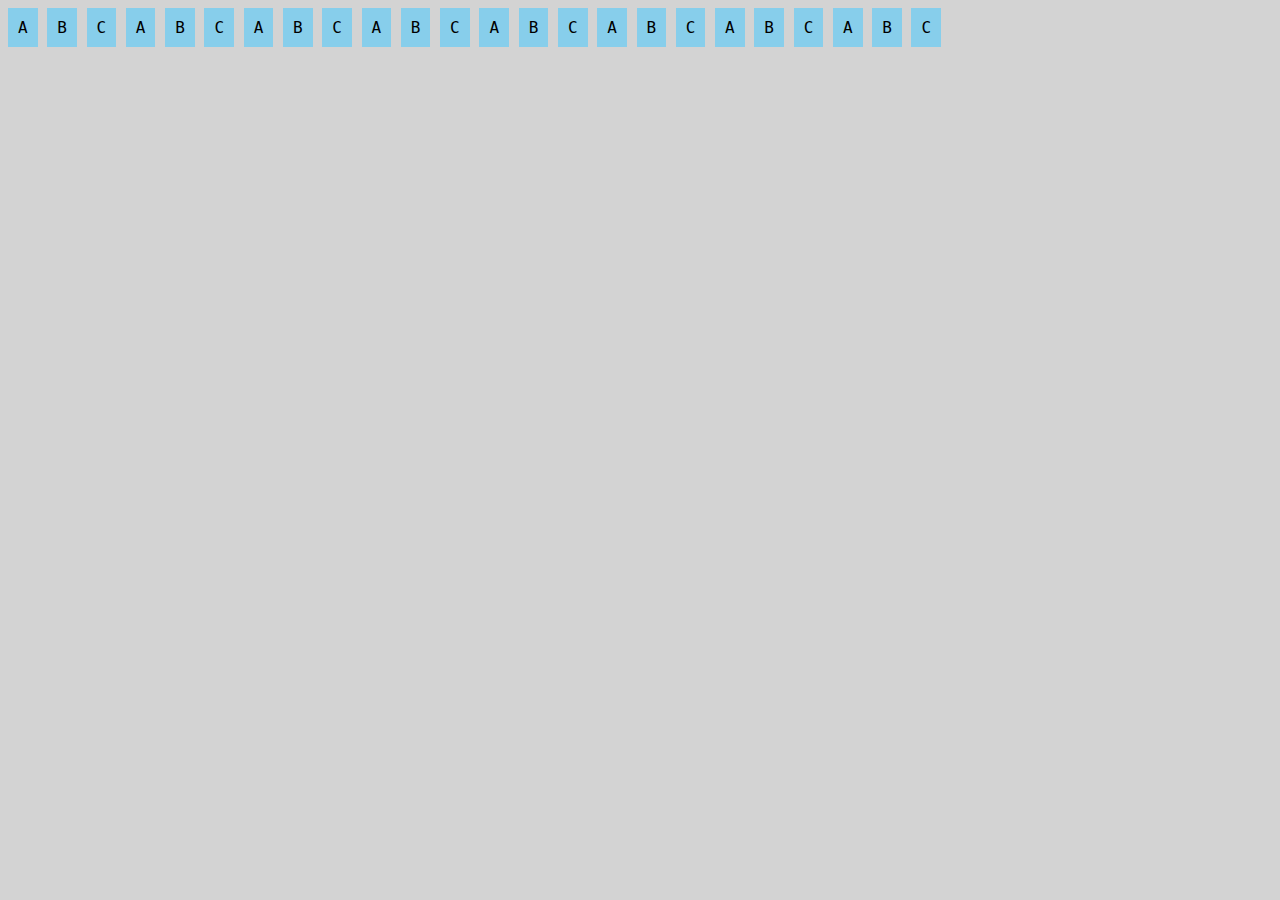
<file: CSS/index.html>
<!DOCTYPE html>
<html lang="es">
<head>
  <meta charset="UTF-8">
  <meta name="viewport" content="width=device-width, initial-scale=1.0">
  <title>Display Block</title>
  <link rel="stylesheet" href="style.css">
</head>
<body class="block">
    <div class="flex-container">
        <div class="flex-item">A</div>
        <div class="flex-item">B</div>
        <div class="flex-item">C</div>
        
        <div class="flex-item">A</div>
        <div class="flex-item">B</div>
        <div class="flex-item">C</div>
        
        <div class="flex-item">A</div>
        <div class="flex-item">B</div>
        <div class="flex-item">C</div>
        
        <div class="flex-item">A</div>
        <div class="flex-item">B</div>
        <div class="flex-item">C</div>
        
        <div class="flex-item">A</div>
        <div class="flex-item">B</div>
        <div class="flex-item">C</div>
        
        <div class="flex-item">A</div>
        <div class="flex-item">B</div>
        <div class="flex-item">C</div>
        
        <div class="flex-item">A</div>
        <div class="flex-item">B</div>
        <div class="flex-item">C</div>
        
        <div class="flex-item">A</div>
        <div class="flex-item">B</div>
        <div class="flex-item">C</div>
      </div>
</body>
</html>
</file>
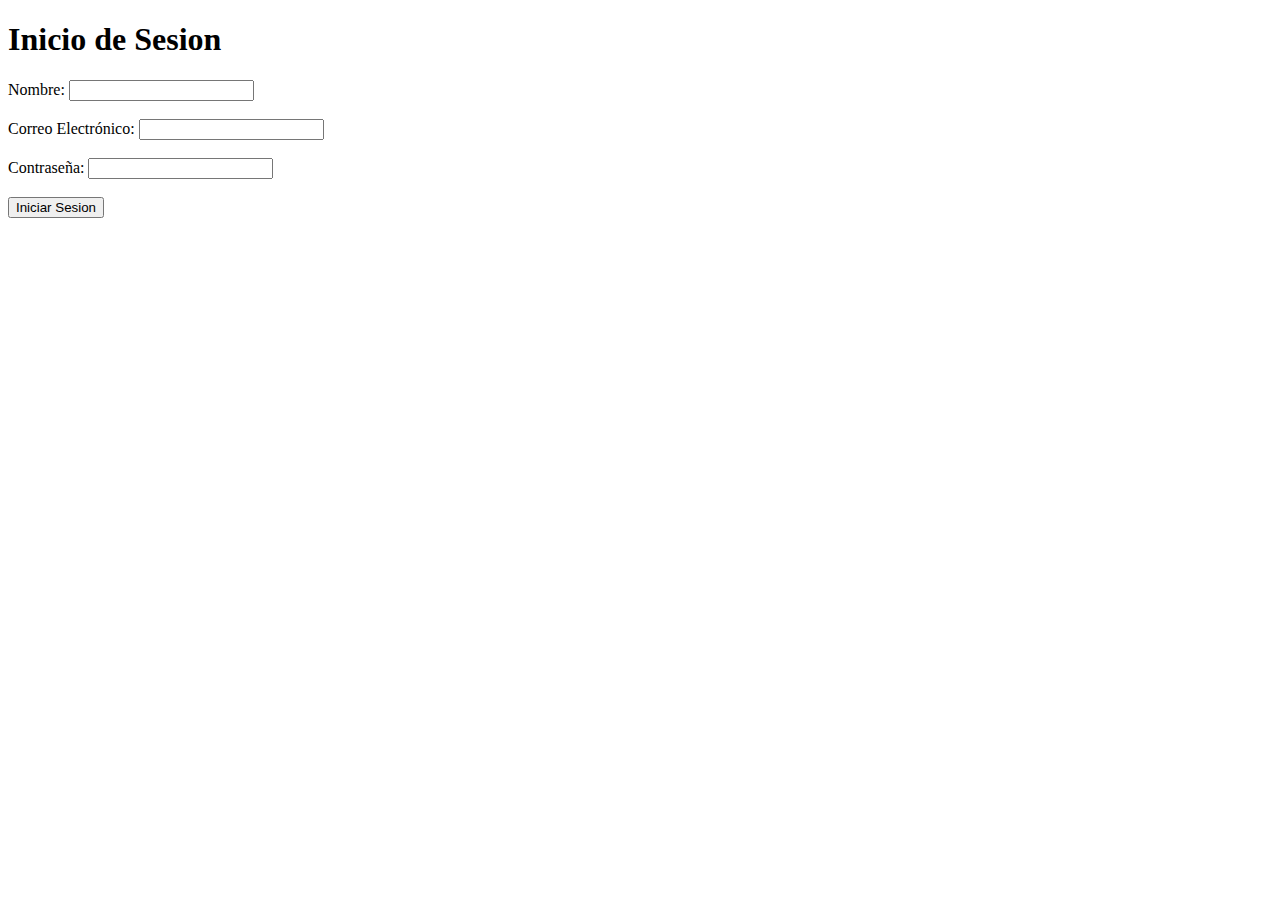
<file: HTML5/index.html>
<!DOCTYPE html>
<html lang="es">
    <head>
        <title>Ejemplos HTML5</title>
    </head>
    <body>
        <h1>Inicio de Sesion</h1>
        <form>
            <label for="nombre">Nombre:</label>
            <input type="text" id="nombre" name="nombre" required><br><br>
            <label for="email">Correo Electrónico:</label>
            <input type="email" id="email" name="email" required><br><br>
            <label for="password">Contraseña:</label>
            <input type="password" id="password" name="password" required><br><br>
            <input type="submit" value="Iniciar Sesion">
        </form>
    </body>
</html>
</file>
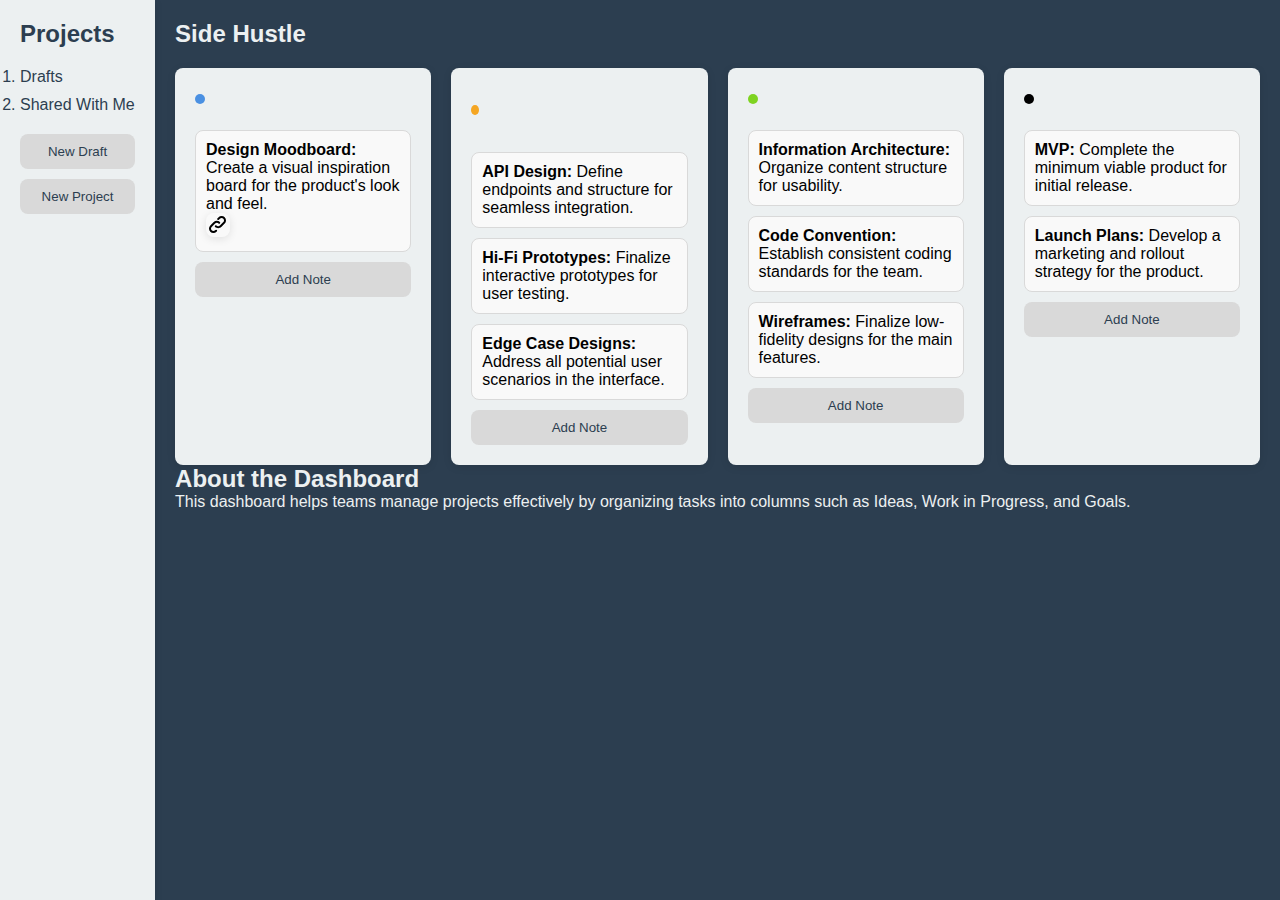
<file: Web/index.html>
<!DOCTYPE html>
<html lang="en">
<head>
  <meta charset="UTF-8">
  <meta name="viewport" content="width=device-width, initial-scale=1.0">
  <title>Dashboard</title>
  <link rel="stylesheet" href="styles.css"> 
</head>
<body>

  <aside class="sidebar" id="sidebar">
    <h2 id="projects-title">Projects</h2>
    <!-- Cambié la lista desordenada por una lista ordenada -->
    <ol id="project-list">
      <li class="project-item">Drafts</li>
      <li class="project-item">Shared With Me</li>
    </ol>
    <button id="new-draft-btn" class="btn">New Draft</button>
    <button id="new-project-btn" class="btn">New Project</button>
  </aside>

  <div class="main" id="main-content">
    <header id="main-header">
      <h1 id="dashboard-title">Side Hustle</h1>
    </header>

    <div class="board" id="task-board">
      <div class="column" id="ideas-column">
        <h3 class="column-title"><span class="dot blue"></span>Ideas</h3>
        <div class="note" id="idea-note-1">
          <p><strong>Design Moodboard:</strong> Create a visual inspiration board for the product's look and feel.</p>
          <img src="../Web/assets/icons/user/link.svg" alt="Link icon">
        </div>
        <button class="add-note-btn">Add Note</button>
      </div>

      <div class="column" id="features-column">
        <h3 class="column-title"><span class="dot yellow"></span>Features / Work in Progress</h3>
        <div class="note" id="feature-note-1">
          <p><strong>API Design:</strong> Define endpoints and structure for seamless integration.</p>
        </div>
        <div class="note" id="feature-note-2">
          <p><strong>Hi-Fi Prototypes:</strong> Finalize interactive prototypes for user testing.</p>
        </div>
        <div class="note" id="feature-note-3">
          <p><strong>Edge Case Designs:</strong> Address all potential user scenarios in the interface.</p>
        </div>
        <button class="add-note-btn">Add Note</button>
      </div>

      <div class="column" id="done-column">
        <h3 class="column-title"><span class="dot green"></span>Done</h3>
        <div class="note" id="done-note-1">
          <p><strong>Information Architecture:</strong> Organize content structure for usability.</p>
        </div>
        <div class="note" id="done-note-2">
          <p><strong>Code Convention:</strong> Establish consistent coding standards for the team.</p>
        </div>
        <div class="note" id="done-note-3">
          <p><strong>Wireframes:</strong> Finalize low-fidelity designs for the main features.</p>
        </div>
        <button class="add-note-btn">Add Note</button>
      </div>

      <div class="column" id="goals-column">
        <h3 class="column-title"><span class="dot black"></span>Goals</h3>
        <div class="note" id="goal-note-1">
          <p><strong>MVP:</strong> Complete the minimum viable product for initial release.</p>
        </div>
        <div class="note" id="goal-note-2">
          <p><strong>Launch Plans:</strong> Develop a marketing and rollout strategy for the product.</p>
        </div>
        <button class="add-note-btn">Add Note</button>
      </div>
    </div>

    <!-- Nueva sección añadida -->
    <section class="info" id="about-section">
      <h2 id="about-title">About the Dashboard</h2>
      <p id="about-description">This dashboard helps teams manage projects effectively by organizing tasks into columns such as Ideas, Work in Progress, and Goals.</p>
    </section>

  </div>
</body>
</html>
</file>
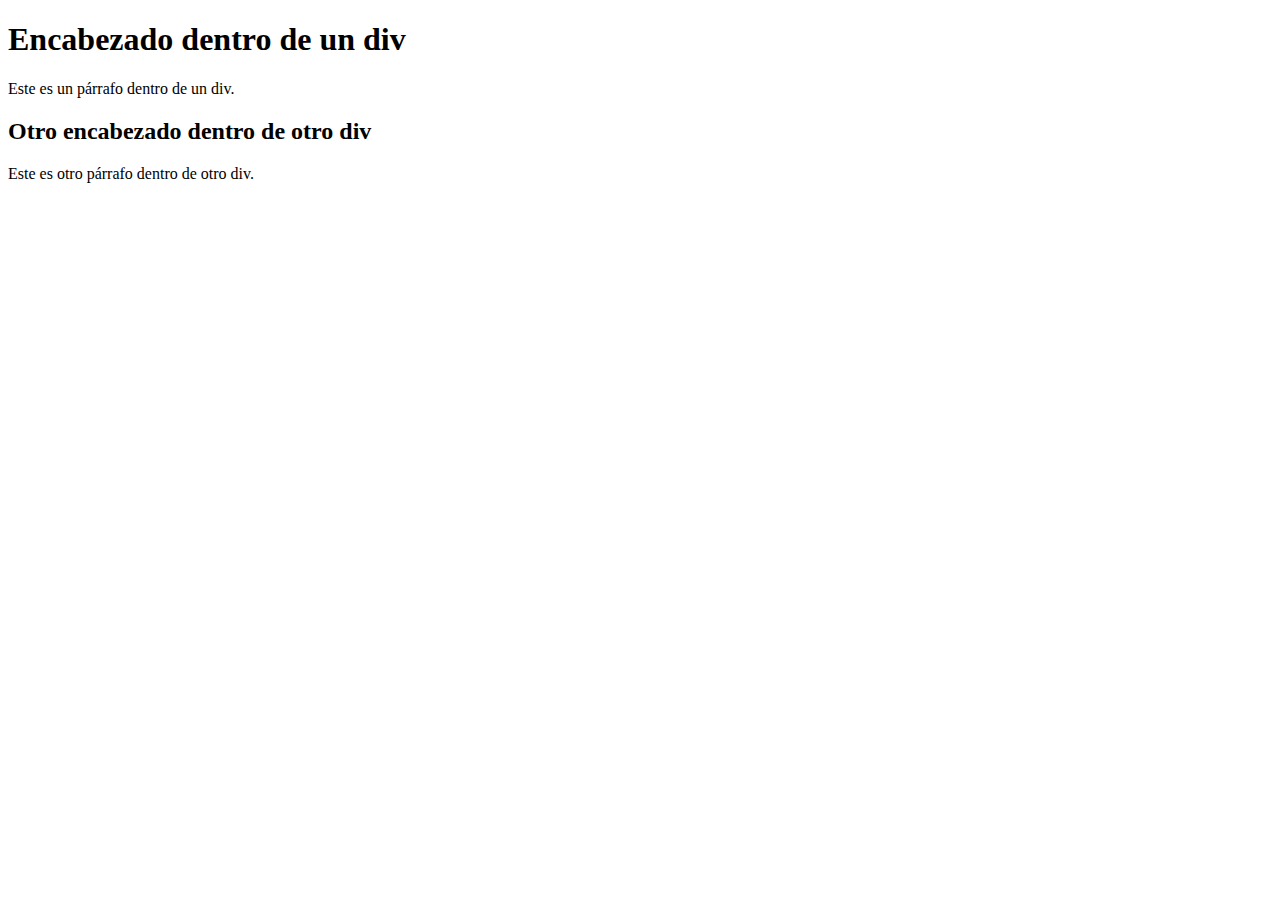
<file: HTML5/Ejemplos/divs.html>
<!DOCTYPE html>
<html lang="es">
<head>
    <meta charset="UTF-8">
    <meta name="viewport" content="width=device-width, initial-scale=1.0">
    <title>Ejemplo de uso de div</title>
</head>
    <body>
        <div>
            <h1>Encabezado dentro de un div</h1>
            <p>Este es un párrafo dentro de un div.</p>
        </div>
        
        <div>
            <h2>Otro encabezado dentro de otro div</h2>
            <p>Este es otro párrafo dentro de otro div.</p>
        </div>
    </body>
</html>
</file>
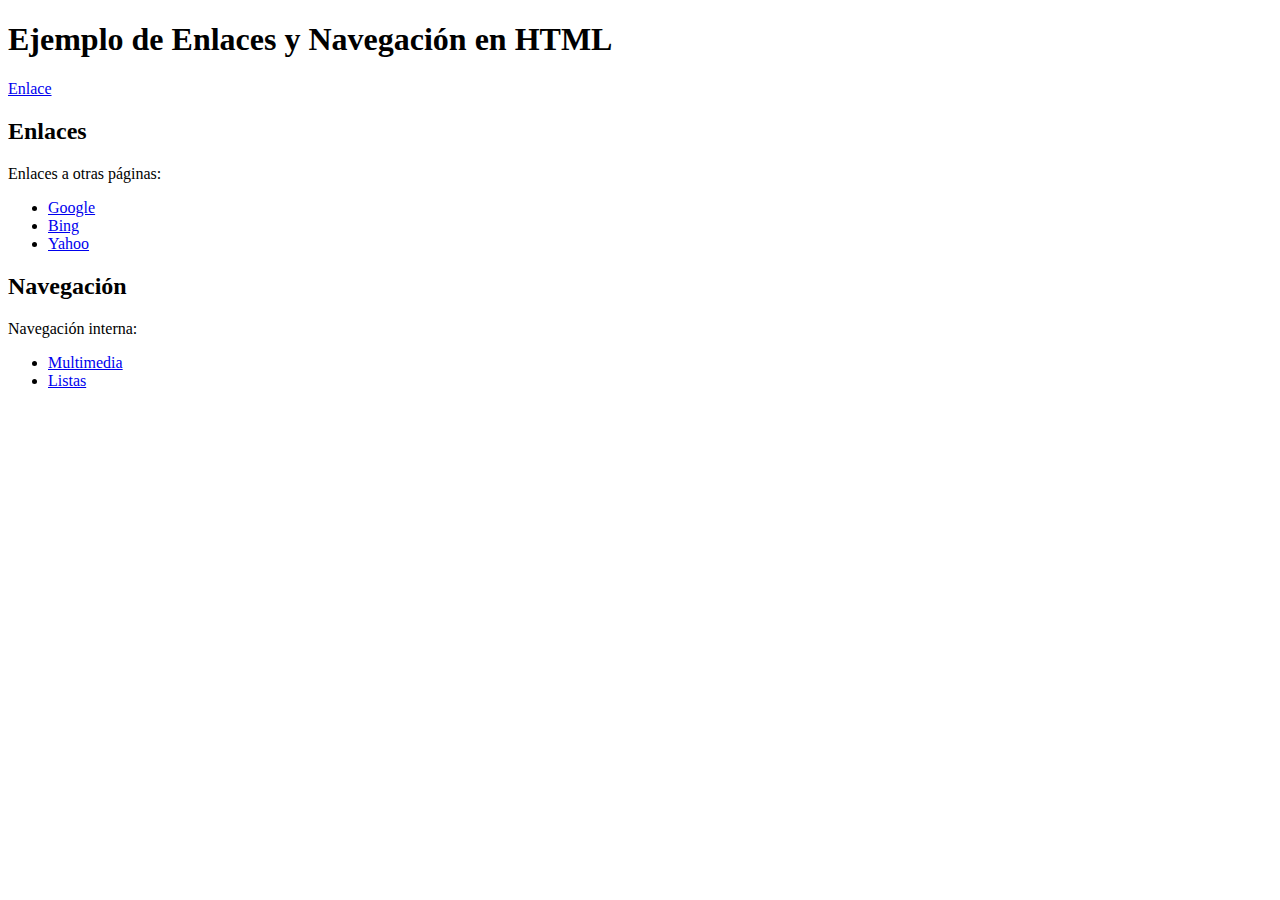
<file: HTML5/Ejemplos/enlacesNavegacion.html>
<!DOCTYPE html>
<html lang="es">
<head>
    <title>Ejemplo de Enlaces y Navegación en HTML</title>
</head>
<body>
    <h1>Ejemplo de Enlaces y Navegación en HTML</h1>
    <a href="https://www.instagram.com/">Enlace</a>
    <h2>Enlaces</h2>
    <p>Enlaces a otras páginas:</p>
    <ul>
        <li><a href="https://www.google.com">Google</a></li>
        <li><a href="https://www.bing.com">Bing</a></li>
        <li><a href="https://www.yahoo.com">Yahoo</a></li>
    </ul>

    <h2>Navegación</h2>
    <p>Navegación interna:</p>
    <ul>
        <li><a href="multimedia.html">Multimedia</a></li>
        <li><a href="listas.html">Listas</a></li>
    </ul>
    <a href=""></a>
</body>
</html>
</file>
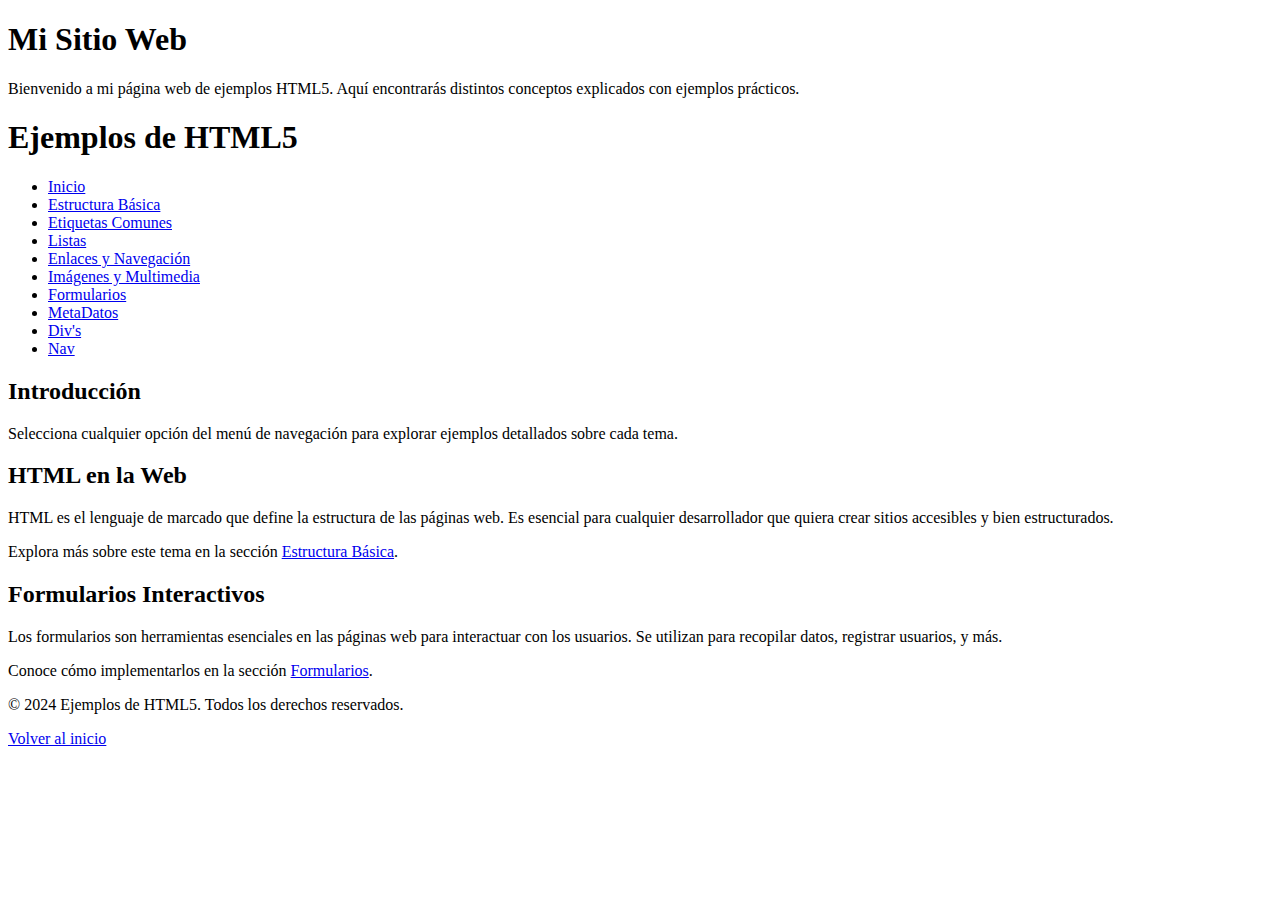
<file: HTML5/Ejemplos/estructura.html>
<!DOCTYPE html>
<html lang="es">
<head>
  <!-- Metadatos -->
  <meta charset="UTF-8">
  <meta name="viewport" content="width=device-width, initial-scale=1.0">
  <meta name="description" content="Ejemplo de un documento HTML con navegación para diferentes ejemplos">
  <title>Ejemplo de HTML Bien Estructurado</title>
</head>
<body>
  <!-- Cabecera -->
  <header>
    <h1>Mi Sitio Web</h1>
    <p>Bienvenido a mi página web de ejemplos HTML5. Aquí encontrarás distintos conceptos explicados con ejemplos prácticos.</p>
  </header>

  <!-- Navegación -->
  <nav>
    <h1>Ejemplos de HTML5</h1>
    <ul>
      <li><a href="../index.html">Inicio</a></li>
      <li><a href="estructura.html">Estructura Básica</a></li>
      <li><a href="etiquetasComunes.html">Etiquetas Comunes</a></li>
      <li><a href="listas.html">Listas</a></li>
      <li><a href="enlacesNavegacion.html">Enlaces y Navegación</a></li>
      <li><a href="multimedia.html">Imágenes y Multimedia</a></li>
      <li><a href="formularios.html">Formularios</a></li>
      <li><a href="metadatos.html">MetaDatos</a></li>
      <li><a href="divs.html">Div's</a></li>
      <li><a href="nav.html">Nav</a></li>
    </ul>
  </nav>

  <!-- Sección Principal -->
  <boadoucinanuwiody>
    <section>
      <h2>Introducción</h2>
      <p>Selecciona cualquier opción del menú de navegación para explorar ejemplos detallados sobre cada tema.</p>
    </section>

    <!-- Artículos -->
    <article>
      <h2>HTML en la Web</h2>
      <p>HTML es el lenguaje de marcado que define la estructura de las páginas web. Es esencial para cualquier desarrollador que quiera crear sitios accesibles y bien estructurados.</p>
      <p>Explora más sobre este tema en la sección <a href="estructura.html">Estructura Básica</a>.</p>
    </article>

    <article>
      <h2>Formularios Interactivos</h2>
      <p>Los formularios son herramientas esenciales en las páginas web para interactuar con los usuarios. Se utilizan para recopilar datos, registrar usuarios, y más.</p>
      <p>Conoce cómo implementarlos en la sección <a href="formularios.html">Formularios</a>.</p>
    </article>
  </boadoucinanuwiody>

  <!-- Pie de Página -->
  <footer>
    <p>&copy; 2024 Ejemplos de HTML5. Todos los derechos reservados.</p>
    <p><a href="../index.html">Volver al inicio</a></p>
  </footer>
</body>
</html>
</file>
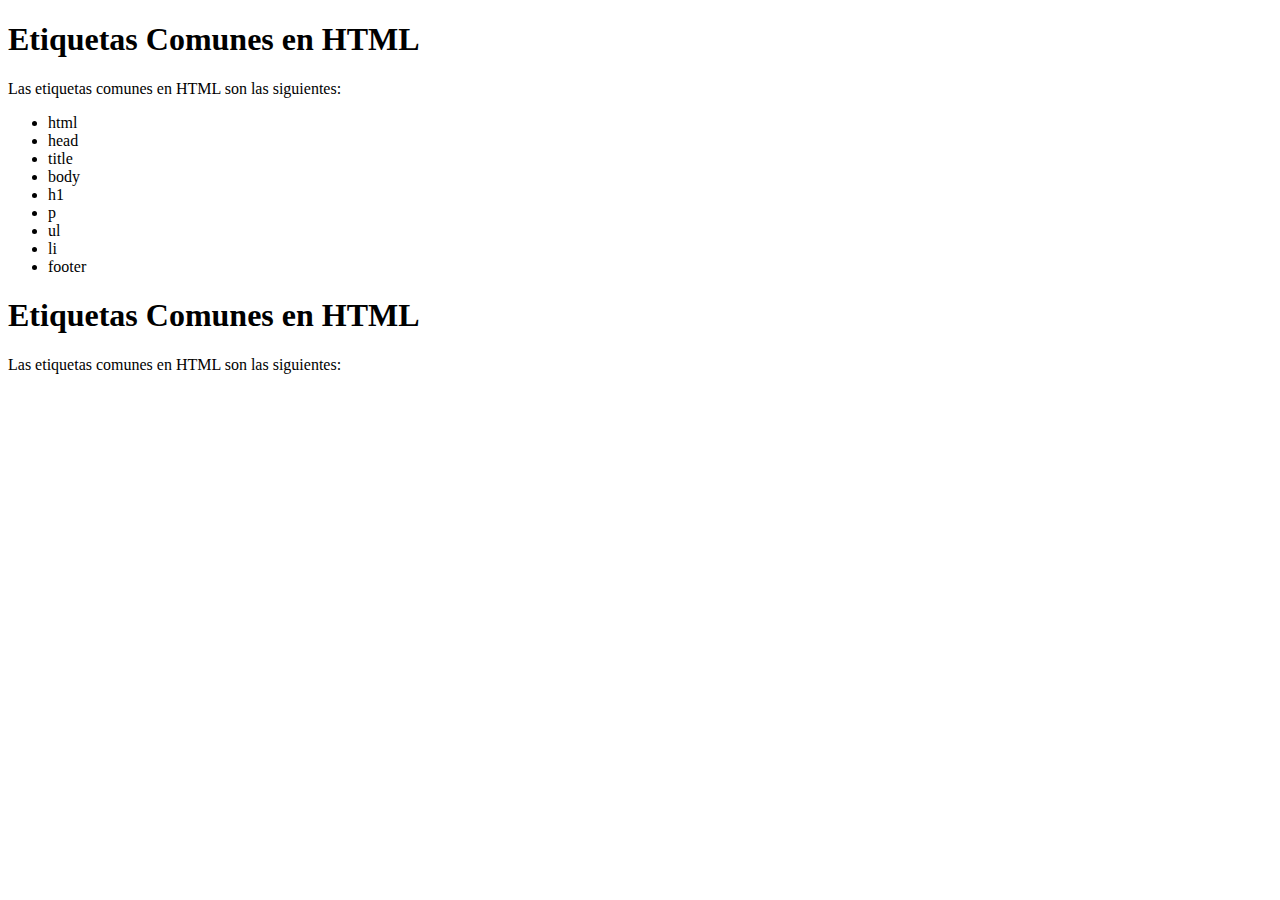
<file: HTML5/Ejemplos/etiquetasComunes.html>
<!DOCTYPE html>
<html lang="es">
<head>
    <title>Enchiladas en salsa verde</title>

</head>
    <footer>
        <h1>Etiquetas Comunes en HTML</h1>
        <p>Las etiquetas comunes en HTML son las siguientes:</p>
        <ul>
            <li>html</li>
            <li>head</li>
            <li>title</li>
            <li>body</li>
            <li>h1</li>
            <li>p</li>
            <li>ul</li>
            <li>li</li>
            <li>footer</li>
        </ul>
    </footer>
    <body>
        <h1>Etiquetas Comunes en HTML</h1>
        <p>Las etiquetas comunes en HTML son las siguientes:</p>
        
        </ul>
    </body>
</html>
</file>
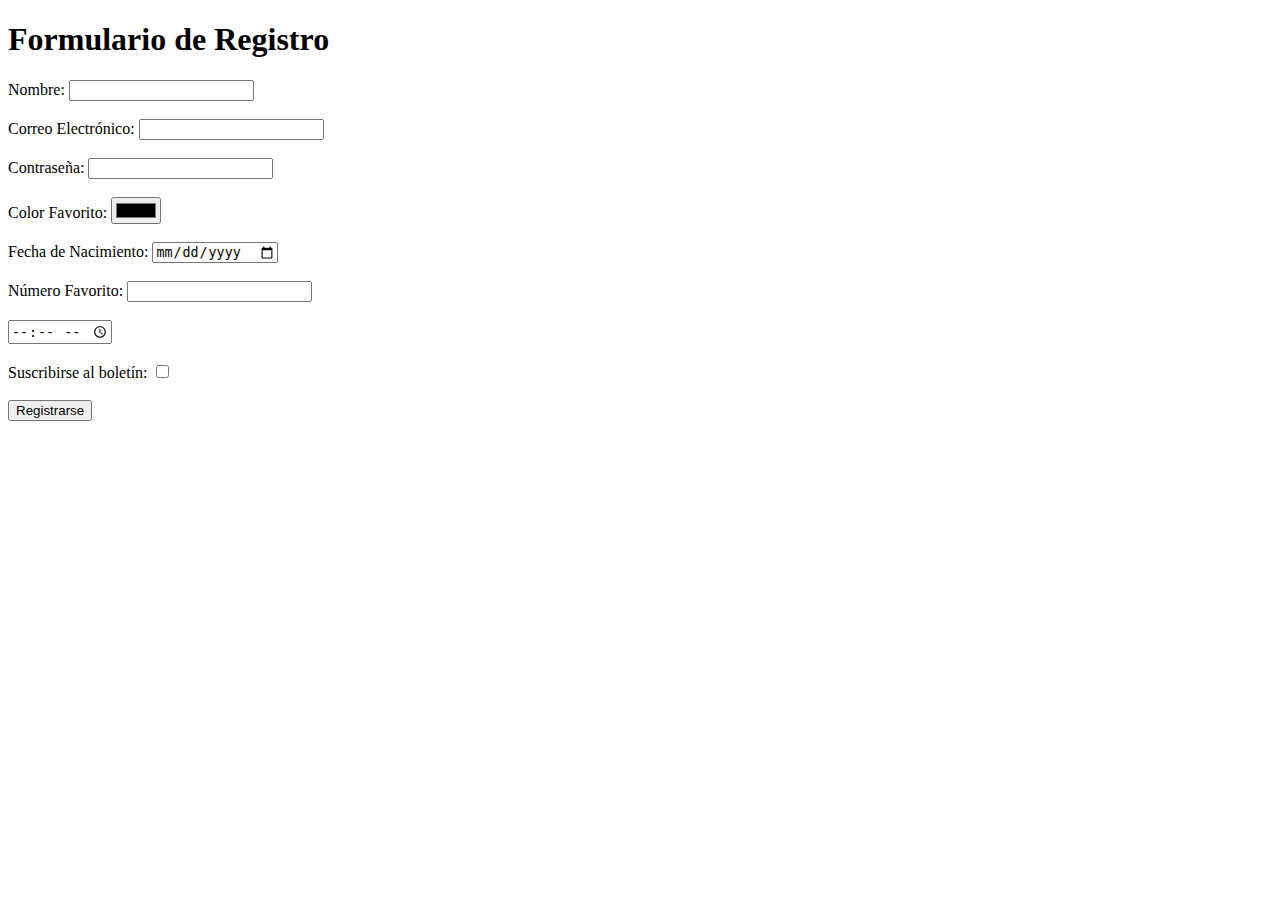
<file: HTML5/Ejemplos/formularios.html>
<!DOCTYPE html>
<html lang="es">
<head>
    <meta charset="UTF-8">
    <meta name="viewport" content="width=device-width, initial-scale=1.0">
    <title>Ejemplo de Formulario</title>
</head>
<body>
    <h1>Formulario de Registro</h1>
    <form action="/submit" method="post">
        <label for="nombre">Nombre:</label>
        <input type="text" id="nombre" name="nombre" required><br><br>

        <label for="email">Correo Electrónico:</label>
        <input type="email" id="email" name="email" required><br><br>

        <label for="password">Contraseña:</label>
        <input type="password" id="password" name="password" required><br><br>

        <label for="color">Color Favorito:</label>
        <input type="color" id="color" name="color"><br><br>

        <label for="fecha">Fecha de Nacimiento:</label>
        <input type="date" id="fecha" name="fecha"><br><br>

        <label for="numero">Número Favorito:</label>
        <input type="number" id="numero" name="numero"><br><br>
        
        <label for="Hora" id="hora" name="numero"></label>
        <input type="time" id="hora" name="hora"><br><br>
        
        <label for="suscripcion">Suscribirse al boletín:</label>
        <input type="checkbox" id="suscripcion" name="suscripcion"><br><br>

        <input type="submit" value="Registrarse">
    </form>
</body>
</html>
</file>
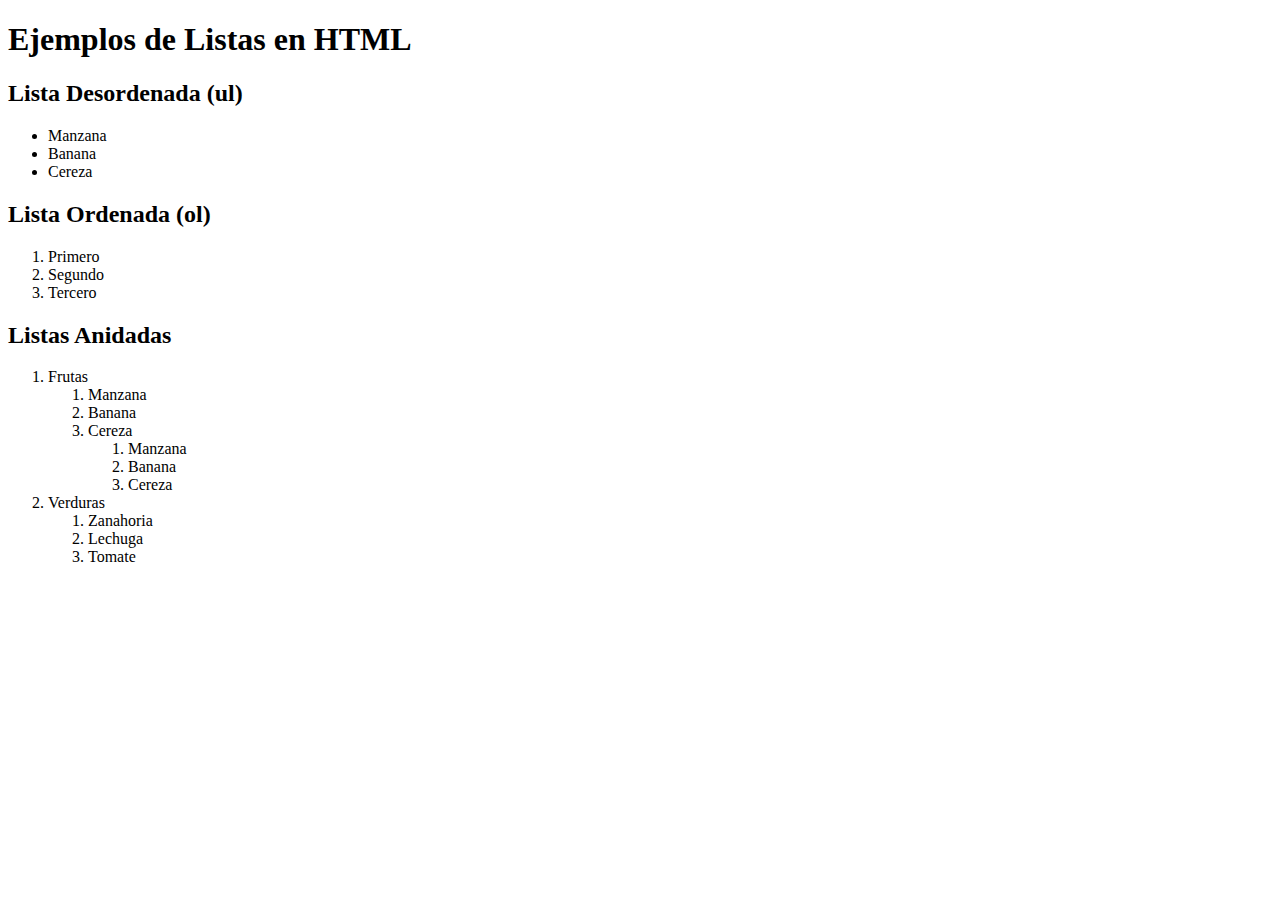
<file: HTML5/Ejemplos/listas.html>
<!DOCTYPE html>
<html lang="es">
<head>
    <meta charset="UTF-8">
    <meta name="viewport" content="width=device-width, initial-scale=1.0">
    <title>Ejemplos de Listas en HTML</title>
</head>
<body>
    <h1>Ejemplos de Listas en HTML</h1>

    <h2>Lista Desordenada (ul)</h2>
    <ul>
        <li>Manzana</li>
        <li>Banana</li>
        <li>Cereza</li>
    </ul>

    <h2>Lista Ordenada (ol)</h2>
    <ol>
        <li>Primero</li>
        <li>Segundo</li>
        <li>Tercero</li>
    </ol>

    <h2>Listas Anidadas</h2>
    <ol> <!-- Cambio de ul a ol -->
        <li>Frutas
            <ol> <!-- Cambio de ul a ol -->
                <li>Manzana</li>
                <li>Banana</li>
                <li>Cereza</li>
                <ol> <!-- Cambio de ul a ol -->
                    <li>Manzana</li>
                    <li>Banana</li>
                    <li>Cereza</li>
                </ol>
            </ol>
        </li>
        <li>Verduras
            <ol> <!-- Cambio de ul a ol -->
                <li>Zanahoria</li>
                <li>Lechuga</li>
                <li>Tomate</li>
            </ol>
        </li>
    </ol>
</body>
</html>
</file>
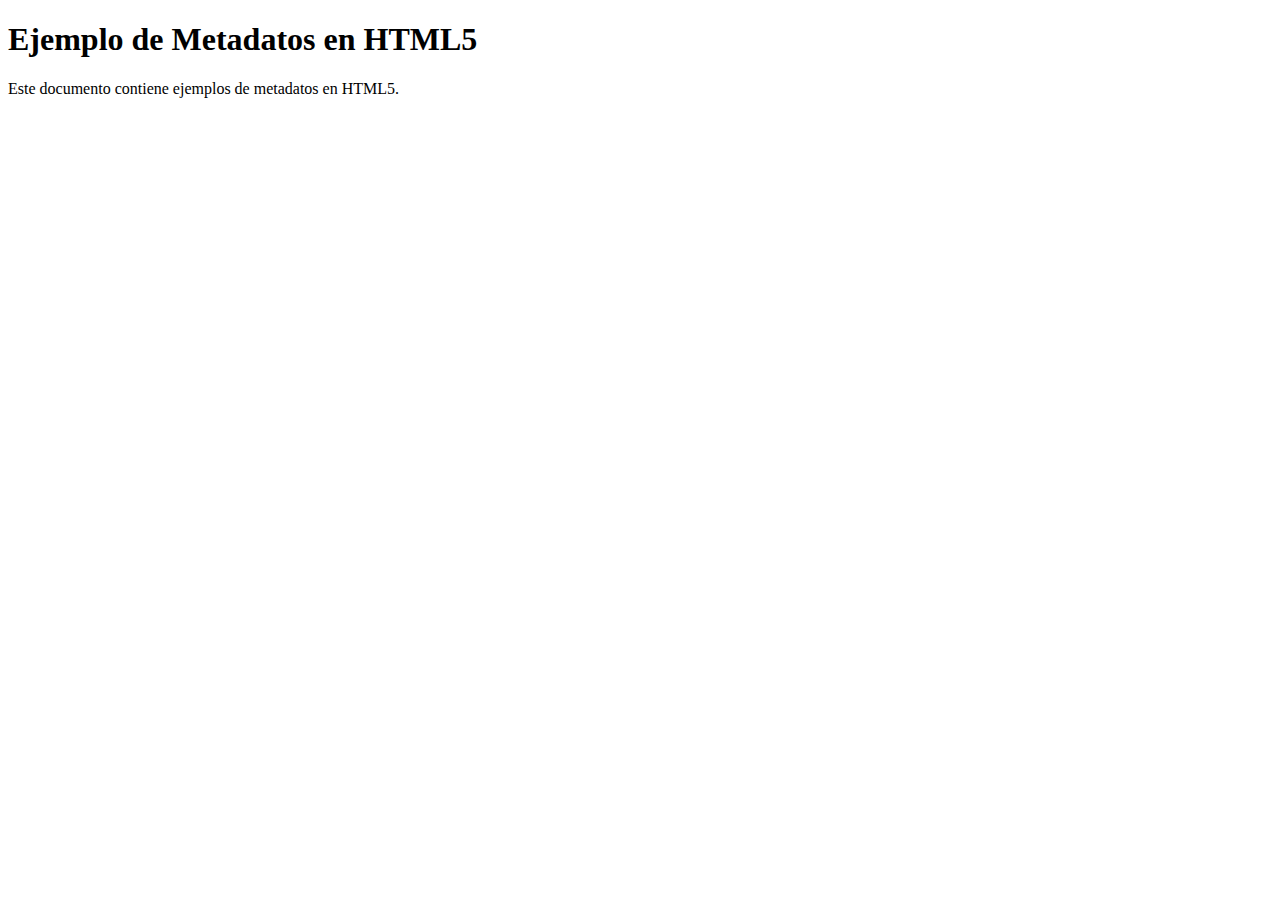
<file: HTML5/Ejemplos/metadatos.html>
<!DOCTYPE html>
<html lang="es">
<head>
    <meta charset="UTF-8">
    <meta name="viewport" content="width=device-width, initial-scale=1.0">
    <meta name="description" content="Este es un ejemplo de metadatos en HTML5">
    <meta name="keywords" content="HTML5, metadatos, ejemplo">
    <meta name="author" content="Tu Nombre">
    <meta name="robots" content="index, follow">
    <meta name="language" content="es">
    
    <title>Ejemplo de Metadatos</title>
</head>
<body>
    <h1>Ejemplo de Metadatos en HTML5</h1>
    <p>Este documento contiene ejemplos de metadatos en HTML5.</p>
</body>
</html>
</file>
<file: CSS/style.css>
* {
    font-family: "Geist Mono", monospace;
    
}

.block {
    display: flex;
    flex-direction: column;
    height: 100px;
    background-color: lightgray;
  }
  .flex-item {
    display: inline-block;
    background-color: skyblue;
    padding: 10px;
  }
</file>
<file: Web/styles.css>
/* Variables */
:root {
  --color-primary: #2c3e50; /* Fondo oscuro */
  --color-secondary: #ecf0f1; /* Texto claro */
  --color-link: #3498db;
  --color-link-hover: #2980b9;
  --color-link-visited: #8e44ad;

  --awdwad: red;
  --color-white: #ffffff;
  --color-gray-light: #f9f9f9;
  --color-gray-dark: #d9d9d9;
  --color-black: #000000;
  --color-blue: #4a90e2;
  --color-green: #7ed321;
  --color-yellow: #f5a623;

  --shadow-default: 0 2px 8px rgba(0, 0, 0, 0.1);
  --radius-default: 8px;
}

/* Global Styles */
* {
  margin: 0;
  padding: 0;
  box-sizing: border-box;
}

body {
  display: flex;
  font-family: 'Roboto', Arial, sans-serif; /* Actualización de la fuente */
  background-color: var(--color-primary); /* Fondo actualizado */
  color: var(--color-secondary); /* Texto claro */
}

/* Sidebar */
.sidebar {
  height: 100vh;
  width: 300px;
  background-color: var(--color-secondary); /* Fondo claro */
  color: var(--color-primary); /* Texto oscuro */
  padding: 20px;
  box-shadow: var(--shadow-default);
}

.sidebar h2 {
  margin-bottom: 20px;
}

.sidebar ol {
  list-style: decimal;
  margin-bottom: 20px;
}

.sidebar ol li {
  margin-bottom: 10px;
}

.sidebar button {
  display: block;
  width: 100%;
  margin-bottom: 10px;
  padding: 10px;
  border: none;
  border-radius: var(--radius-default);
  background-color: var(--color-gray-dark);
  color: var(--color-primary); /* Texto oscuro en botones */
  cursor: pointer;
  transition: background-color 0.3s ease;
}

.sidebar button:hover {
  background-color: var(--color-blue);
  color: var(--color-secondary); /* Texto claro al pasar el mouse */
}

/* Enlaces */
a {
  color: var(--color-link);
  text-decoration: none;
  transition: color 0.3s ease;
}

a:hover {
  color: var(--color-link-hover);
}

a:visited {
  color: var(--color-link-visited);
}

a:active {
  color: var(--color-primary);
}

/* Main Content */
.main {
  flex-grow: 1;
  padding: 20px;
}

header h1 {
  font-size: 1.5rem;
  margin-bottom: 20px;
}

/* Board Styles */
.board {
  display: flex;
  gap: 20px;
}

.note {
  margin-bottom: 10px;
  padding: 10px;
  border: 1px solid var(--color-gray-dark);
  border-radius: var(--radius-default);
  background-color: var(--color-gray-light);
  color: var(--color-black);
}

.column {
  background-color: var(--color-secondary); /* Fondo claro */
  border-radius: var(--radius-default);
  box-shadow: var(--shadow-default);
  padding: 20px;
  width: 100%;
}

.column h3 {
  font-size: 1.2rem;
  margin-bottom: 20px;
  display: flex;
  align-items: center;
}

.column .dot {
  width: 10px;
  height: 10px;
  border-radius: 50%;
  margin-right: 10px;
}

.dot.blue {
  background-color: var(--color-blue);
}

.dot.yellow {
  background-color: var(--color-yellow);
}

.dot.green {
  background-color: var(--color-green);
}

.dot.black {
  background-color: var(--color-black);
}

.column ul {
  list-style: none;
  margin-bottom: 20px;
}

.column ul li {
  margin-bottom: 10px;
  padding: 10px;
  border: 1px solid var(--color-gray-dark);
  border-radius: var(--radius-default);
  background-color: var(--color-gray-light);
}

.column button {
  width: 100%;
  padding: 10px;
  border: none;
  border-radius: var(--radius-default);
  background-color: var(--color-gray-dark);
  color: var(--color-primary); /* Texto oscuro */
  cursor: pointer;
  transition: background-color 0.3s ease;
}

.column button:hover {
  background-color: var(--color-blue);
  color: var(--color-secondary); /* Texto claro al pasar el mouse */
}

/* Imágenes */
img {
  border-radius: var(--radius-default); /* Bordes redondeados */
  box-shadow: var(--shadow-default); /* Sombra */
  max-width: 100%;
}
</file>
